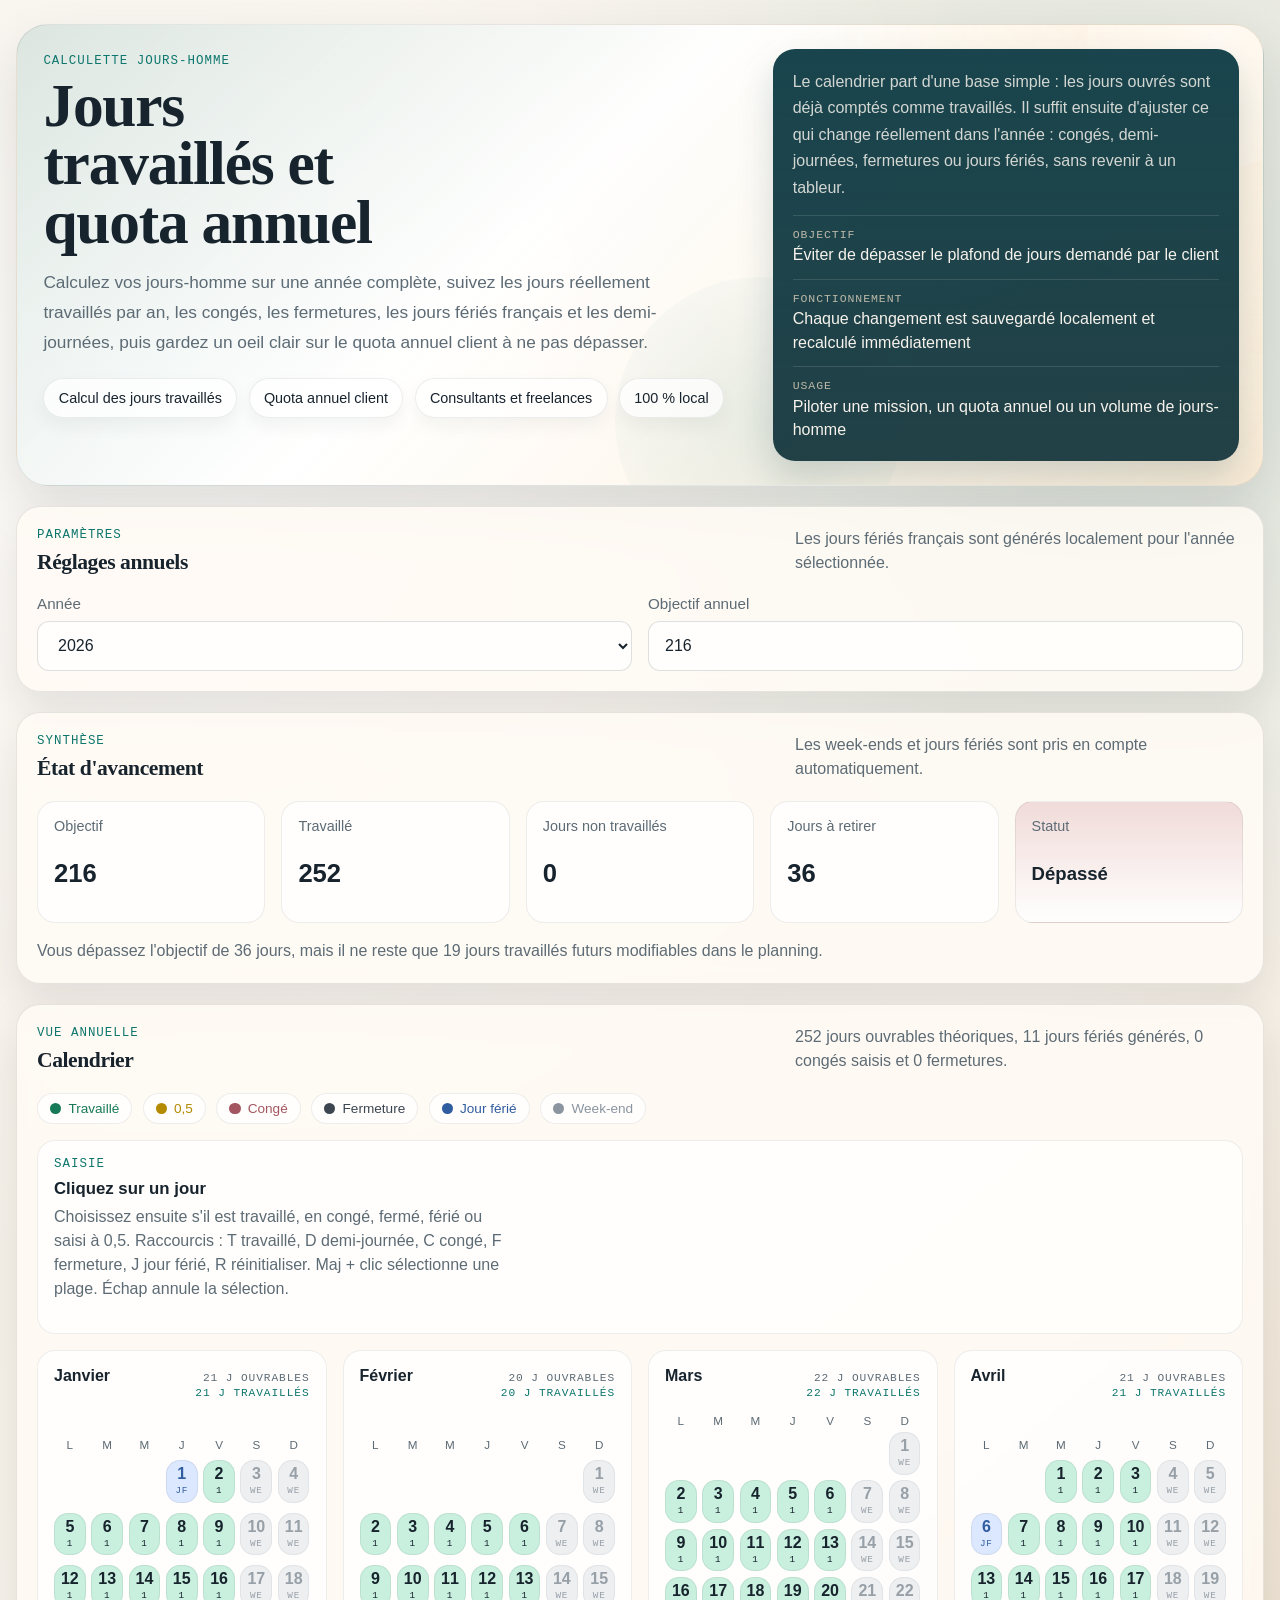
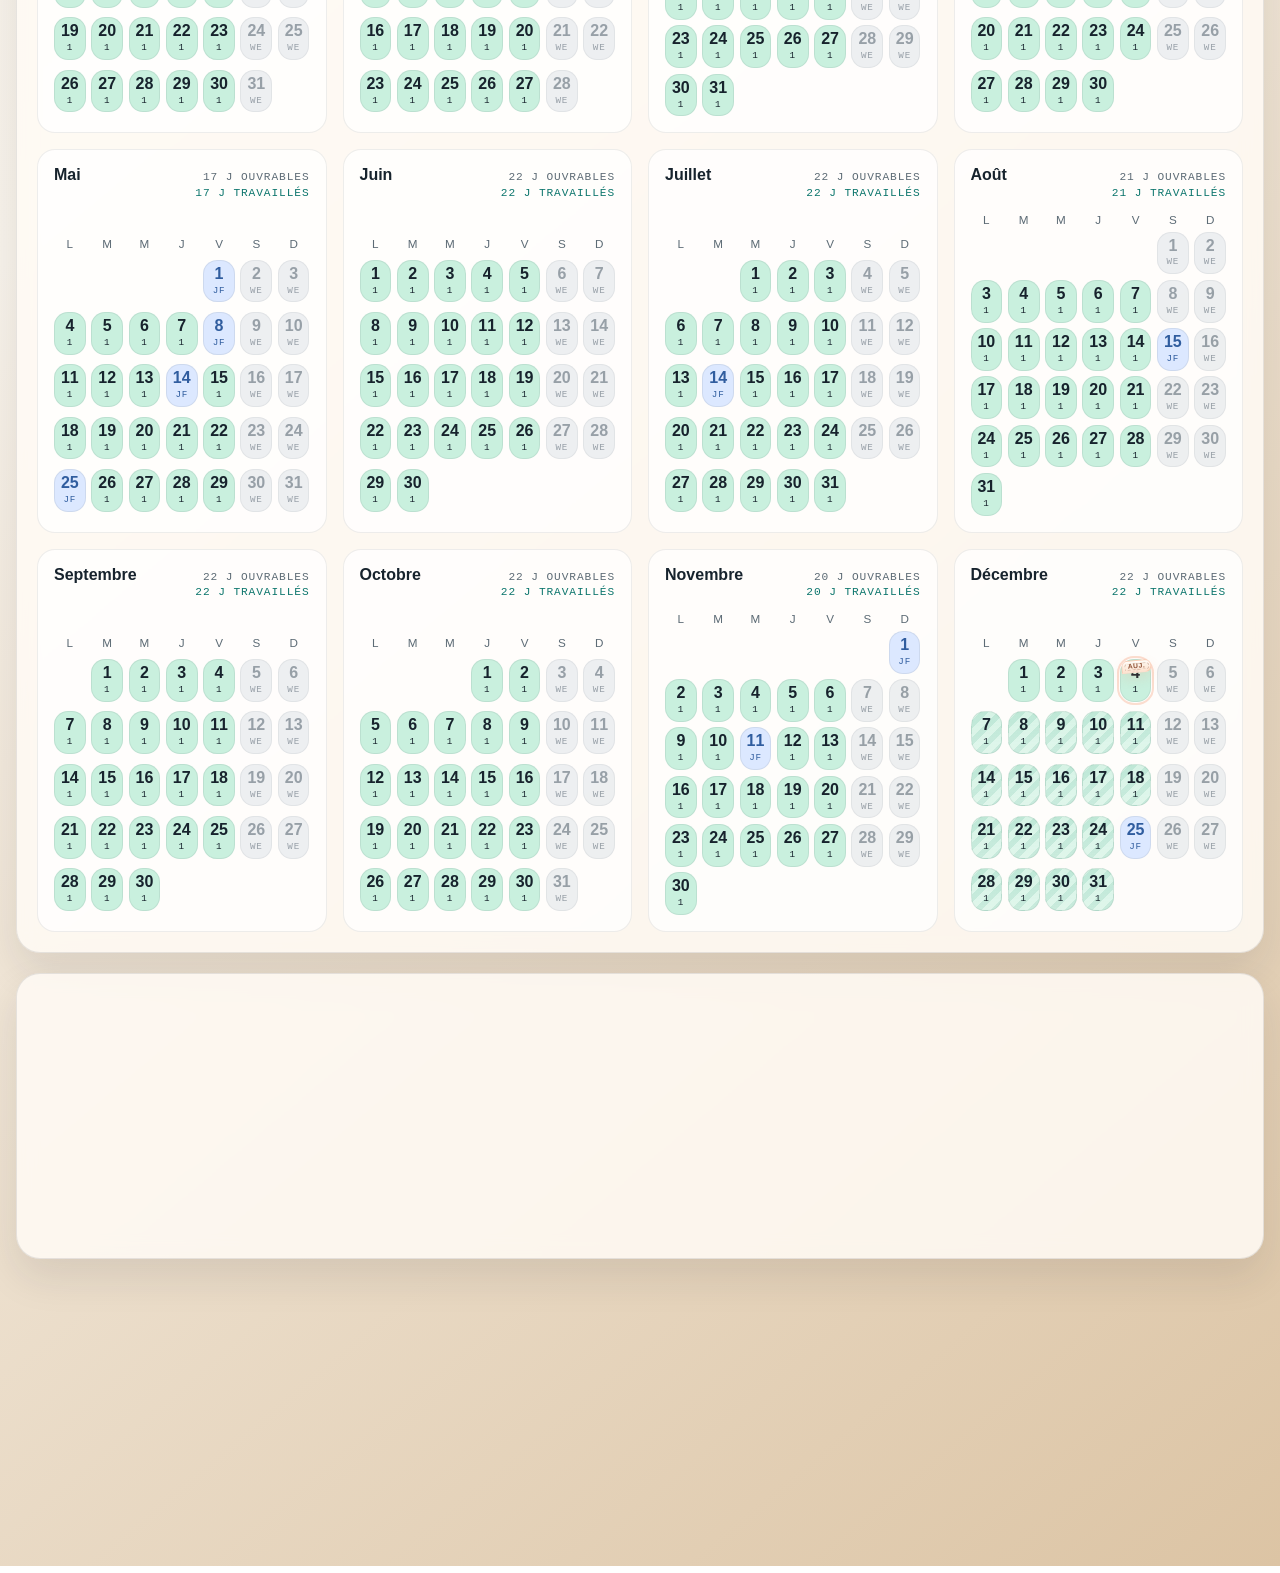
<file: index.html>
<!doctype html>
<html lang="fr">
  <head>
    <meta charset="UTF-8" />
    <meta name="viewport" content="width=device-width, initial-scale=1.0" />
    <meta
      name="description"
      content="Calculez vos jours-homme, jours travaillés, congés, demi-journées et quota annuel client avec un calendrier local pour consultants et freelances."
    />
    <meta name="robots" content="index,follow" />
    <meta name="msvalidate.01" content="A101F84BB87A933E5F8A89285B7B1FEB" />
    <meta name="theme-color" content="#103d46" />
    <meta name="application-name" content="Calculette jours-homme" />
    <meta name="apple-mobile-web-app-title" content="Quota annuel" />
    <meta name="apple-mobile-web-app-capable" content="yes" />
    <meta name="mobile-web-app-capable" content="yes" />
    <meta name="apple-mobile-web-app-status-bar-style" content="black-translucent" />
    <meta name="msapplication-TileColor" content="#103d46" />
    <meta name="format-detection" content="telephone=no" />
    <meta name="color-scheme" content="light" />
    <link rel="canonical" href="https://monquota.fr/" />
    <link rel="icon" href="./favicon.png" type="image/png" />
    <link rel="apple-touch-icon" href="./assets/icons/apple-touch-icon.png" />
    <meta property="og:type" content="website" />
    <meta property="og:locale" content="fr_FR" />
    <meta property="og:site_name" content="Calculette jours-homme" />
    <meta property="og:title" content="Calculette jours-homme et quota annuel" />
    <meta
      property="og:description"
      content="Calculez vos jours travaillés, jours-homme, congés et demi-journées pour suivre votre quota annuel client."
    />
    <meta property="og:url" content="https://monquota.fr/" />
    <meta property="og:image" content="https://monquota.fr/social-card.png" />
    <meta property="og:image:type" content="image/png" />
    <meta property="og:image:width" content="1200" />
    <meta property="og:image:height" content="630" />
    <meta
      property="og:image:alt"
      content="Illustration de la calculette jours-homme avec calendrier et synthèse annuelle."
    />
    <meta name="twitter:card" content="summary_large_image" />
    <meta name="twitter:title" content="Calculette jours-homme et quota annuel" />
    <meta
      name="twitter:description"
      content="Calculez vos jours travaillés, jours-homme, congés et demi-journées pour suivre votre quota annuel client."
    />
    <meta name="twitter:image" content="https://monquota.fr/social-card.png" />
    <script type="application/ld+json">
      {
        "@context": "https://schema.org",
        "@type": "WebApplication",
        "name": "Calculette jours-homme",
        "alternateName": "MonQuota",
        "url": "https://monquota.fr/",
        "description": "Calculez vos jours-homme, jours travaillés, congés, demi-journées et quota annuel client avec un calendrier local pour consultants et freelances.",
        "applicationCategory": "BusinessApplication",
        "operatingSystem": "Any",
        "inLanguage": "fr-FR",
        "isAccessibleForFree": true,
        "offers": {
          "@type": "Offer",
          "price": "0",
          "priceCurrency": "EUR"
        },
        "featureList": [
          "Calcul des jours-homme",
          "Suivi du quota annuel client",
          "Calendrier des jours travailles",
          "Gestion des conges et demi-journees",
          "Sauvegarde locale dans le navigateur"
        ]
      }
    </script>
    <title>Calculette jours-homme, jours travaillés et quota annuel</title>
    <link rel="stylesheet" href="./src/styles/main.css" />
  </head>
  <body>
    <div class="page-shell">
      <header class="hero">
        <div class="hero-grid">
          <div class="hero-main">
            <p class="eyebrow">Calculette jours-homme</p>
            <h1>Jours travaillés et quota annuel</h1>
            <p class="hero-copy">
              Calculez vos jours-homme sur une année complète, suivez les jours
              réellement travaillés par an, les congés, les fermetures, les jours
              fériés français et les demi-journées, puis gardez un oeil clair sur
              le quota annuel client à ne pas dépasser.
            </p>
            <div class="hero-highlights" aria-label="Points forts de l'application">
              <span class="hero-pill">Calcul des jours travaillés</span>
              <span class="hero-pill">Quota annuel client</span>
              <span class="hero-pill">Consultants et freelances</span>
              <span class="hero-pill">100 % local</span>
            </div>
          </div>

          <aside class="hero-aside" aria-label="Résumé de l'application">
            <p class="hero-panel-copy">
              Le calendrier part d'une base simple : les jours ouvrés sont déjà
              comptés comme travaillés. Il suffit ensuite d'ajuster ce qui change
              réellement dans l'année : congés, demi-journées, fermetures ou
              jours fériés, sans revenir à un tableur.
            </p>
            <dl class="hero-facts">
              <div class="hero-fact">
                <dt>Objectif</dt>
                <dd>Éviter de dépasser le plafond de jours demandé par le client</dd>
              </div>
              <div class="hero-fact">
                <dt>Fonctionnement</dt>
                <dd>Chaque changement est sauvegardé localement et recalculé immédiatement</dd>
              </div>
              <div class="hero-fact">
                <dt>Usage</dt>
                <dd>Piloter une mission, un quota annuel ou un volume de jours-homme</dd>
              </div>
            </dl>
          </aside>
        </div>
      </header>

      <main class="layout">
        <section class="panel controls-panel" aria-labelledby="controls-title">
          <div class="section-header">
            <div>
              <p class="section-kicker">Paramètres</p>
              <h2 id="controls-title">Réglages annuels</h2>
            </div>
            <p class="section-copy">
              Les jours fériés français sont générés localement pour l'année
              sélectionnée.
            </p>
          </div>

          <form id="settings-form" class="settings-grid">
            <label class="field">
              <span>Année</span>
              <select id="year-input" name="year" aria-label="Année">
                <option value="2025">2025</option>
                <option value="2026">2026</option>
                <option value="2027">2027</option>
                <option value="2028">2028</option>
              </select>
            </label>

            <label class="field">
              <span>Objectif annuel</span>
              <input
                id="target-days-input"
                name="targetDays"
                type="number"
                min="0"
                max="366"
                step="0.5"
              />
            </label>
          </form>
        </section>

        <section class="panel summary-panel" aria-labelledby="summary-title">
          <div class="section-header">
            <div>
              <p class="section-kicker">Synthèse</p>
              <h2 id="summary-title">État d'avancement</h2>
            </div>
            <p class="section-copy">
              Les week-ends et jours fériés sont pris en compte automatiquement.
            </p>
          </div>

          <div class="summary-grid">
            <article class="metric-card">
              <div class="metric-heading">
                <span class="metric-label">Objectif</span>
              </div>
              <strong id="target-days-value" class="metric-value">0</strong>
            </article>

            <article class="metric-card">
              <div class="metric-heading">
                <span class="metric-label">Travaillé</span>
              </div>
              <strong id="worked-total-value" class="metric-value">0</strong>
            </article>

            <article class="metric-card">
              <div class="metric-heading">
                <span class="metric-label">Jours non travaillés</span>
              </div>
              <strong id="not-worked-days-value" class="metric-value">0</strong>
            </article>

            <article class="metric-card">
              <div class="metric-heading">
                <span id="target-gap-label" class="metric-label">Reste à faire</span>
              </div>
              <strong id="remaining-target-value" class="metric-value">0</strong>
            </article>

            <article class="metric-card status-card">
              <div class="metric-heading">
                <span class="metric-label">Statut</span>
              </div>
              <strong id="status-value" class="metric-value">Faisable</strong>
            </article>
          </div>

          <p id="pace-copy" class="summary-copy" aria-live="polite"></p>
        </section>

        <section class="panel calendar-panel" aria-labelledby="calendar-title">
          <div class="section-header">
            <div>
              <p class="section-kicker">Vue annuelle</p>
              <h2 id="calendar-title">Calendrier</h2>
            </div>
            <p id="calendar-caption" class="section-copy"></p>
          </div>

          <div class="legend" aria-label="Légende des statuts">
            <span class="legend-item" data-status="worked_full">Travaillé</span>
            <span class="legend-item" data-status="worked_half">0,5</span>
            <span class="legend-item" data-status="not_worked">Congé</span>
            <span class="legend-item" data-status="company_closed">Fermeture</span>
            <span class="legend-item" data-status="administrative_holiday">Jour férié</span>
            <span class="legend-item" data-status="weekend">Week-end</span>
          </div>

          <div id="day-editor" class="day-editor" data-empty="true">
            <div class="day-editor-copy">
              <p class="section-kicker">Saisie</p>
              <h3 id="selected-day-title">Cliquez sur un jour</h3>
              <p id="selected-day-hint" class="section-copy">
                Choisissez ensuite s'il est travaillé, en congé, fermé, férié
                ou saisi à 0,5.
              </p>
            </div>
            <div id="day-action-list" class="day-actions"></div>
          </div>

          <div id="calendar-root" class="calendar-root"></div>
        </section>

        <section class="panel session-panel" aria-labelledby="session-title">
          <div class="section-header">
            <div>
              <p class="section-kicker">Session locale</p>
              <h2 id="session-title">Données du navigateur</h2>
            </div>
            <p class="section-copy">
              Exportez un JSON, importez une sauvegarde ou repartez d'une
              session propre.
            </p>
          </div>

          <div class="session-grid">
            <div class="session-meta-grid">
              <article class="session-card">
                <span class="metric-label">Dernière sauvegarde</span>
                <strong id="session-updated-value" class="session-value">-</strong>
              </article>

              <article class="session-card">
                <span class="metric-label">Jours personnalisés</span>
                <strong id="session-overrides-value" class="session-value">0</strong>
              </article>

              <article class="session-card">
                <span class="metric-label">Taille estimée</span>
                <strong id="session-size-value" class="session-value">0 o</strong>
              </article>
            </div>

            <div class="session-actions">
              <button id="export-session-button" type="button" class="session-button">
                Exporter JSON
              </button>
              <button id="import-session-button" type="button" class="session-button">
                Importer JSON
              </button>
              <button
                id="reset-year-button"
                type="button"
                class="session-button is-secondary"
              >
                Réinitialiser l'année
              </button>
              <button
                id="clear-session-button"
                type="button"
                class="session-button is-danger"
              >
                Vider la session locale
              </button>
              <input
                id="session-import-input"
                type="file"
                accept=".json,application/json"
                hidden
              />
            </div>
          </div>

          <p
            id="session-feedback"
            class="session-feedback"
            role="status"
            aria-live="polite"
            aria-atomic="true"
          >
            Les données restent dans ce navigateur et sur cette adresse tant que vous
            ne videz pas la session.
          </p>
        </section>
      </main>

      <footer class="app-footer">
        <div class="app-footer-inner">
          <p class="app-footer-title">Pourquoi cet outil existe</p>
          <p class="app-footer-copy">
            Je travaille dans le conseil IT en France depuis près de dix ans, et
            je me retrouve chaque année avec le même besoin : suivre précisément
            le nombre de jours travaillés et le quota de jours à ne pas dépasser
            chez certains clients.
          </p>
          <p class="app-footer-copy">
            Pendant longtemps, je faisais ce suivi dans un tableur ou dans un
            simple fichier texte. Cet outil est né pour rendre ce pilotage plus
            simple, plus lisible et entièrement local.
          </p>
          <p class="app-footer-copy">
            Les calculs et la session restent dans ce navigateur. Vous pouvez
            exporter vos données en JSON à tout moment.
          </p>
          <p class="app-footer-meta">
            En ligne, les données restent liées à ce navigateur et à cette adresse.
            Si vous changez de domaine, de navigateur ou d'appareil, exportez puis
            réimportez votre JSON.
            <a href="./confidentialite.html">Confidentialité</a>
          </p>
        </div>
      </footer>
    </div>

    <script defer src="./src/lib/date-utils.js"></script>
    <script defer src="./src/data/holidays-fr.js"></script>
    <script defer src="./src/data/storage.js"></script>
    <script defer src="./src/core/calculations.js"></script>
    <script defer src="./src/ui/calendar.js"></script>
    <script defer src="./src/app.js"></script>
  </body>
</html>
</file>
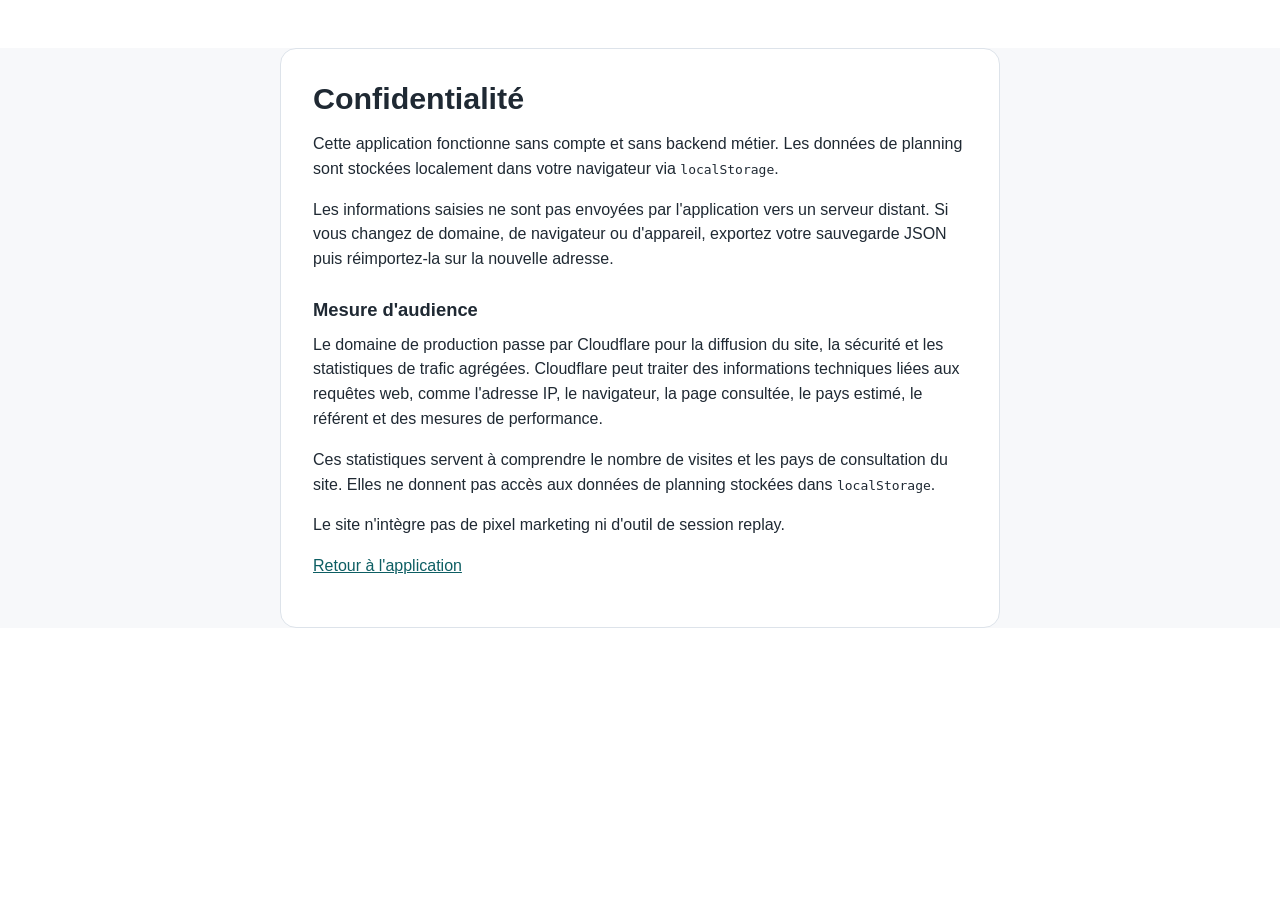
<file: confidentialite.html>
<!doctype html>
<html lang="fr">
  <head>
    <meta charset="UTF-8" />
    <meta name="viewport" content="width=device-width, initial-scale=1.0" />
    <meta
      name="description"
      content="Informations de confidentialité pour la calculette jours-homme."
    />
    <meta name="robots" content="index,follow" />
    <meta name="theme-color" content="#ffffff" />
    <link rel="canonical" href="https://monquota.fr/confidentialite.html" />
    <link rel="icon" href="./favicon.png" type="image/png" />
    <title>Confidentialité | Calculette jours-homme</title>
    <style>
      :root {
        color-scheme: light;
        font-family: -apple-system, BlinkMacSystemFont, "Segoe UI", sans-serif;
        line-height: 1.55;
        color: #1f2933;
        background: #ffffff;
      }

      * {
        box-sizing: border-box;
      }

      body {
        margin: 0;
        background: #f7f8fa;
      }

      main {
        width: min(720px, calc(100% - 2rem));
        margin: 3rem auto;
        padding: 2rem;
        background: #ffffff;
        border: 1px solid #dde3ea;
        border-radius: 16px;
      }

      h1 {
        margin-top: 0;
        margin-bottom: 1rem;
        font-size: 1.9rem;
        line-height: 1.15;
      }

      h2 {
        margin: 1.6rem 0 0.75rem;
        font-size: 1.15rem;
        line-height: 1.25;
      }

      p,
      li {
        margin: 0 0 1rem;
      }

      ul {
        padding-left: 1.2rem;
        margin: 0 0 1rem;
      }

      a {
        color: #0d5e63;
      }
    </style>
  </head>
  <body>
    <main>
      <h1>Confidentialité</h1>
      <p>
        Cette application fonctionne sans compte et sans backend métier. Les
        données de planning sont stockées localement dans votre navigateur via
        <code>localStorage</code>.
      </p>
      <p>
        Les informations saisies ne sont pas envoyées par l'application vers un
        serveur distant. Si vous changez de domaine, de navigateur ou d'appareil,
        exportez votre sauvegarde JSON puis réimportez-la sur la nouvelle adresse.
      </p>
      <h2>Mesure d'audience</h2>
      <p>
        Le domaine de production passe par Cloudflare pour la diffusion du site,
        la sécurité et les statistiques de trafic agrégées. Cloudflare peut traiter
        des informations techniques liées aux requêtes web, comme l'adresse IP, le
        navigateur, la page consultée, le pays estimé, le référent et des mesures
        de performance.
      </p>
      <p>
        Ces statistiques servent à comprendre le nombre de visites et les pays de
        consultation du site. Elles ne donnent pas accès aux données de planning
        stockées dans <code>localStorage</code>.
      </p>
      <p>
        Le site n'intègre pas de pixel marketing ni d'outil de session replay.
      </p>
      <p><a href="./index.html">Retour à l'application</a></p>
    </main>
  </body>
</html>
</file>
<file: src/styles/main.css>
:root {
  color-scheme: light;
  --bg: #f4eee4;
  --bg-accent: #dcc4a4;
  --panel: rgba(255, 251, 245, 0.86);
  --panel-border: rgba(23, 35, 45, 0.1);
  --ink: #17232d;
  --muted: #5d6b75;
  --accent: #0d766d;
  --accent-deep: #103d46;
  --accent-soft: #d7ece8;
  --weekend: #e5e8ec;
  --holiday: #dce8ff;
  --holiday-ink: #305d9f;
  --closed: #3c4650;
  --not-worked: #f0dbd9;
  --worked-half: #fff1be;
  --worked-full: #c9f0de;
  --today-cue: #f08a5d;
  --today-cue-soft: rgba(240, 138, 93, 0.2);
  --shadow: 0 18px 44px rgba(26, 32, 40, 0.12);
  --radius-lg: 24px;
  --radius-md: 18px;
  --radius-sm: 12px;
  font-family: "Avenir Next", "Segoe UI", "Helvetica Neue", sans-serif;
}

* {
  box-sizing: border-box;
}

html,
body {
  margin: 0;
  min-height: 100%;
  width: 100%;
  overflow-x: hidden;
}

body {
  background:
    radial-gradient(circle at 12% 12%, rgba(255, 255, 255, 0.74), transparent 30%),
    radial-gradient(circle at 88% 10%, rgba(13, 118, 109, 0.12), transparent 22%),
    linear-gradient(140deg, var(--bg) 0%, #f8f3eb 44%, var(--bg-accent) 100%);
  color: var(--ink);
}

button,
input,
select {
  font: inherit;
}

a {
  color: var(--accent-deep);
  text-decoration-thickness: 0.08em;
  text-underline-offset: 0.18em;
}

a:hover {
  color: var(--accent);
}

a:focus-visible {
  outline: 3px solid rgba(15, 127, 103, 0.28);
  outline-offset: 3px;
  border-radius: 6px;
}

.page-shell {
  width: min(1400px, calc(100% - 2rem));
  margin: 0 auto;
  padding: 1.5rem 0 3rem;
}

.hero {
  position: relative;
  overflow: hidden;
  margin-bottom: 1.25rem;
  padding: 1.5rem;
  border: 1px solid rgba(23, 35, 45, 0.1);
  border-radius: calc(var(--radius-lg) + 8px);
  background:
    radial-gradient(circle at top right, rgba(255, 243, 226, 0.92), transparent 34%),
    linear-gradient(135deg, rgba(13, 118, 109, 0.12), rgba(255, 255, 255, 0.92) 42%, rgba(255, 236, 211, 0.82) 100%);
  box-shadow: 0 24px 52px rgba(26, 32, 40, 0.12);
}

.hero::before,
.hero::after {
  content: "";
  position: absolute;
  border-radius: 999px;
  pointer-events: none;
}

.hero::before {
  top: -7rem;
  right: -5rem;
  width: 16rem;
  height: 16rem;
  background: radial-gradient(circle, rgba(255, 255, 255, 0.56), rgba(255, 255, 255, 0));
}

.hero::after {
  left: 48%;
  bottom: -5rem;
  width: 18rem;
  height: 18rem;
  background: radial-gradient(circle, rgba(13, 118, 109, 0.09), rgba(13, 118, 109, 0));
}

.hero-grid {
  position: relative;
  z-index: 1;
  display: grid;
  grid-template-columns: minmax(0, 1.45fr) minmax(300px, 0.95fr);
  gap: 1.25rem;
  align-items: stretch;
}

.hero-main {
  display: grid;
  align-content: start;
  padding: 0.3rem 0.15rem 0.15rem;
}

.eyebrow,
.section-kicker,
.month-summary,
.day-meta {
  font-family: "SF Mono", "IBM Plex Mono", "Menlo", monospace;
  letter-spacing: 0.08em;
  text-transform: uppercase;
}

.eyebrow,
.section-kicker {
  margin: 0 0 0.5rem;
  color: var(--accent);
  font-size: 0.78rem;
}

.hero h1,
.hero-aside h2,
.section-header h2,
.app-footer-title {
  font-family: "Iowan Old Style", "Palatino Linotype", "Book Antiqua", Georgia, serif;
  letter-spacing: -0.02em;
}

.hero h1 {
  margin: 0;
  max-width: 12ch;
  font-size: clamp(2.8rem, 4.8vw, 5rem);
  line-height: 0.95;
}

.hero-copy {
  width: min(40rem, 100%);
  margin: 1.1rem 0 0;
  color: var(--muted);
  font-size: 1.08rem;
  line-height: 1.72;
}

.hero-highlights {
  display: flex;
  flex-wrap: wrap;
  gap: 0.7rem;
  margin-top: 1.3rem;
}

.hero-pill {
  display: inline-flex;
  align-items: center;
  min-height: 2.45rem;
  padding: 0.55rem 0.9rem;
  border-radius: 999px;
  background: rgba(255, 255, 255, 0.72);
  border: 1px solid rgba(23, 35, 45, 0.08);
  box-shadow: 0 8px 18px rgba(26, 32, 40, 0.05);
  color: var(--ink);
  font-size: 0.9rem;
}

.hero-aside {
  display: grid;
  align-content: start;
  gap: 0.85rem;
  padding: 1.25rem;
  border-radius: calc(var(--radius-lg) - 2px);
  background:
    linear-gradient(180deg, rgba(16, 61, 70, 0.96), rgba(10, 45, 53, 0.9));
  color: #f7f3ec;
  box-shadow: 0 18px 36px rgba(16, 61, 70, 0.18);
}

.hero-panel-kicker,
.hero-fact dt {
  margin: 0;
  font-family: "SF Mono", "IBM Plex Mono", "Menlo", monospace;
  font-size: 0.72rem;
  letter-spacing: 0.08em;
  text-transform: uppercase;
}

.hero-panel-kicker {
  color: rgba(255, 234, 206, 0.76);
}

.hero-aside h2 {
  margin: 0;
  font-size: clamp(1.45rem, 2.1vw, 2rem);
  line-height: 1.05;
}

.hero-panel-copy {
  margin: 0;
  color: rgba(247, 243, 236, 0.84);
  line-height: 1.65;
}

.hero-facts {
  display: grid;
  gap: 0.75rem;
  margin: 0;
}

.hero-fact {
  display: grid;
  gap: 0.18rem;
  padding-top: 0.75rem;
  border-top: 1px solid rgba(255, 255, 255, 0.12);
}

.hero-fact dt {
  color: rgba(255, 234, 206, 0.7);
}

.hero-fact dd {
  margin: 0;
  color: #f7f3ec;
  line-height: 1.45;
}

.layout {
  display: grid;
  gap: 1.25rem;
}

.calendar-panel,
.session-panel,
.app-footer {
  content-visibility: auto;
  contain-intrinsic-size: auto 48rem;
}

.panel {
  background: var(--panel);
  border: 1px solid var(--panel-border);
  border-radius: var(--radius-lg);
  box-shadow: 0 18px 40px rgba(26, 32, 40, 0.1);
  backdrop-filter: blur(10px);
  padding: 1.25rem;
}

.section-header {
  display: flex;
  align-items: end;
  justify-content: space-between;
  gap: 1rem;
  margin-bottom: 1.25rem;
}

.section-header h2 {
  margin: 0;
  font-size: 1.35rem;
}

.section-copy {
  margin: 0;
  max-width: 28rem;
  color: var(--muted);
  line-height: 1.5;
}

.section-copy-wide {
  max-width: 48rem;
}

.section-copy-wide + .section-copy-wide {
  margin-top: 0.9rem;
}

.settings-grid,
.summary-grid {
  display: grid;
  gap: 1rem;
}

.settings-grid {
  grid-template-columns: repeat(auto-fit, minmax(220px, 1fr));
}

.field {
  display: grid;
  gap: 0.55rem;
}

.field span {
  color: var(--muted);
  font-size: 0.95rem;
}

.field input,
.field select {
  width: 100%;
  border: 1px solid rgba(27, 37, 46, 0.14);
  border-radius: var(--radius-sm);
  background: rgba(255, 255, 255, 0.76);
  padding: 0.9rem 1rem;
  color: var(--ink);
  transition: border-color 160ms ease, box-shadow 160ms ease;
}

.field input:focus,
.field select:focus {
  outline: none;
  border-color: rgba(15, 127, 103, 0.55);
  box-shadow: 0 0 0 4px rgba(15, 127, 103, 0.12);
}

.field input:focus-visible,
.field select:focus-visible,
.day-action-button:focus-visible,
.session-button:focus-visible,
.day-tile:focus-visible,
.scroll-to-top-button:focus-visible {
  outline: none;
  border-color: rgba(15, 127, 103, 0.7);
  box-shadow:
    0 0 0 4px rgba(15, 127, 103, 0.18),
    0 10px 24px rgba(26, 32, 40, 0.1);
}

.summary-grid {
  grid-template-columns: repeat(auto-fit, minmax(190px, 1fr));
}

.metric-card {
  display: grid;
  gap: 0.55rem;
  min-height: 122px;
  padding: 1rem;
  border-radius: var(--radius-md);
  background: rgba(255, 255, 255, 0.7);
  border: 1px solid rgba(27, 37, 46, 0.08);
}

.status-card[data-tone="ahead"] {
  background: linear-gradient(180deg, var(--worked-full), rgba(255, 255, 255, 0.84));
}

.status-card[data-tone="target_reached"] {
  background: linear-gradient(180deg, var(--weekend), rgba(255, 255, 255, 0.84));
}

.status-card[data-tone="on_track"] {
  background: linear-gradient(180deg, var(--accent-soft), rgba(255, 255, 255, 0.84));
}

.status-card[data-tone="at_risk"] {
  background: linear-gradient(180deg, var(--worked-half), rgba(255, 255, 255, 0.84));
}

.status-card[data-tone="over_target"],
.status-card[data-tone="behind"],
.status-card[data-tone="impossible"] {
  background: linear-gradient(180deg, var(--not-worked), rgba(255, 255, 255, 0.84));
}

.metric-label {
  color: var(--muted);
  font-size: 0.9rem;
  white-space: nowrap;
}

.metric-heading {
  display: grid;
  gap: 0.08rem;
  align-content: start;
}

.metric-value {
  font-size: clamp(1.5rem, 2vw, 2.2rem);
  line-height: 1;
  white-space: nowrap;
}

.status-card .metric-value {
  font-size: clamp(1rem, 1.45vw, 1.35rem);
  line-height: 1.15;
  white-space: normal;
  text-wrap: balance;
}

.summary-copy {
  margin: 1rem 0 0;
  color: var(--muted);
  line-height: 1.5;
}

.legend {
  display: flex;
  flex-wrap: wrap;
  gap: 0.65rem;
  margin-bottom: 1rem;
}

.legend-item {
  display: inline-flex;
  align-items: center;
  gap: 0.45rem;
  padding: 0.45rem 0.75rem;
  border-radius: 999px;
  background: rgba(255, 255, 255, 0.72);
  border: 1px solid rgba(27, 37, 46, 0.08);
  font-size: 0.85rem;
  white-space: nowrap;
}

.legend-item::before {
  content: "";
  width: 0.7rem;
  height: 0.7rem;
  border-radius: 999px;
  background: currentColor;
}

.legend-item[data-status="available"] {
  color: var(--accent);
}

.legend-item[data-status="weekend"] {
  color: #8b95a0;
}

.legend-item[data-status="not_worked"] {
  color: #a3565f;
}

.legend-item[data-status="worked_half"] {
  color: #b38a00;
}

.legend-item[data-status="worked_full"] {
  color: #177957;
}

.legend-item[data-status="administrative_holiday"] {
  color: var(--holiday-ink);
}

.legend-item[data-status="company_closed"] {
  color: var(--closed);
}

.day-editor {
  display: grid;
  gap: 1rem;
  margin-bottom: 1rem;
  padding: 1rem;
  border-radius: var(--radius-md);
  background: rgba(255, 255, 255, 0.74);
  border: 1px solid rgba(27, 37, 46, 0.08);
}

.day-editor h3 {
  margin: 0 0 0.35rem;
  font-size: 1.05rem;
}

.day-actions {
  display: flex;
  flex-wrap: wrap;
  gap: 0.65rem;
}

.day-action-button {
  border: 1px solid rgba(27, 37, 46, 0.12);
  border-radius: 999px;
  background: rgba(255, 255, 255, 0.86);
  color: var(--ink);
  padding: 0.65rem 0.9rem;
  cursor: pointer;
  transition: transform 120ms ease, box-shadow 120ms ease, border-color 120ms ease;
  white-space: nowrap;
}

.day-action-button:hover {
  transform: translateY(-1px);
  box-shadow: 0 10px 20px rgba(26, 32, 40, 0.08);
}

.day-action-button.is-active {
  border-color: rgba(15, 127, 103, 0.45);
  background: var(--accent-soft);
}

.day-action-button.is-secondary {
  background: rgba(240, 219, 217, 0.52);
}

.calendar-root {
  min-height: 320px;
  position: relative;
}

.mobile-day-popover {
  position: absolute;
  z-index: 5;
  width: min(16.5rem, calc(100% - 1rem));
  padding: 0.72rem;
  border-radius: 18px;
  border: 1px solid rgba(27, 37, 46, 0.12);
  background: rgba(255, 251, 244, 0.96);
  box-shadow: 0 18px 36px rgba(26, 32, 40, 0.18);
  backdrop-filter: blur(10px);
  display: grid;
  gap: 0.62rem;
  pointer-events: none;
}

.mobile-day-popover::after {
  content: "";
  position: absolute;
  left: var(--mobile-popover-tip-left, 50%);
  width: 0.95rem;
  height: 0.95rem;
  background: inherit;
  border-right: 1px solid rgba(27, 37, 46, 0.12);
  border-bottom: 1px solid rgba(27, 37, 46, 0.12);
  transform: translateX(-50%) rotate(45deg);
}

.mobile-day-popover[data-placement="above"]::after {
  bottom: -0.5rem;
}

.mobile-day-popover[data-placement="below"]::after {
  top: -0.5rem;
  transform: translateX(-50%) rotate(225deg);
}

.mobile-day-popover-heading {
  display: grid;
  gap: 0.08rem;
}

.mobile-day-popover-title {
  font-size: 0.88rem;
  line-height: 1.25;
  text-wrap: balance;
}

.mobile-day-popover-summary {
  color: var(--muted);
  font-size: 0.74rem;
  line-height: 1.3;
}

.mobile-day-popover-actions {
  display: grid;
  grid-template-columns: repeat(3, minmax(0, 1fr));
  gap: 0.42rem;
  pointer-events: auto;
}

.day-action-button.is-compact {
  min-height: 2.35rem;
  padding: 0.48rem 0.34rem;
  text-align: center;
  white-space: normal;
  font-size: 0.78rem;
  line-height: 1.1;
}

.scroll-to-top-button {
  display: none;
}

.session-grid {
  display: grid;
  gap: 1rem;
}

.session-meta-grid {
  display: grid;
  grid-template-columns: repeat(auto-fit, minmax(170px, 1fr));
  gap: 0.85rem;
}

.session-card {
  display: grid;
  gap: 0.45rem;
  padding: 0.95rem 1rem;
  border-radius: var(--radius-md);
  background: rgba(255, 255, 255, 0.7);
  border: 1px solid rgba(27, 37, 46, 0.08);
}

.session-value {
  font-size: 1.05rem;
  line-height: 1.2;
  white-space: nowrap;
  overflow: hidden;
  text-overflow: ellipsis;
}

.session-actions {
  display: flex;
  flex-wrap: wrap;
  gap: 0.7rem;
}

.session-button {
  border: 1px solid rgba(27, 37, 46, 0.12);
  border-radius: 999px;
  background: rgba(255, 255, 255, 0.88);
  color: var(--ink);
  padding: 0.75rem 1rem;
  cursor: pointer;
  transition: transform 120ms ease, box-shadow 120ms ease, border-color 120ms ease;
  white-space: nowrap;
}

.session-button:hover {
  transform: translateY(-1px);
  box-shadow: 0 10px 20px rgba(26, 32, 40, 0.08);
}

.session-button.is-secondary {
  background: rgba(255, 241, 190, 0.55);
}

.session-button.is-danger {
  background: rgba(240, 219, 217, 0.72);
}

.session-feedback {
  margin: 1rem 0 0;
  color: var(--muted);
  line-height: 1.5;
}

.session-feedback[data-tone="success"] {
  color: var(--accent);
}

.session-feedback[data-tone="error"] {
  color: #a3565f;
}

.calendar-grid {
  display: grid;
  grid-template-columns: repeat(auto-fit, minmax(250px, 1fr));
  gap: 1rem;
}

.month-card {
  display: grid;
  gap: 0.9rem;
  padding: 1rem;
  border-radius: var(--radius-md);
  background: rgba(255, 255, 255, 0.7);
  border: 1px solid rgba(27, 37, 46, 0.08);
  min-width: 0;
}

.month-header {
  display: flex;
  align-items: baseline;
  justify-content: space-between;
  gap: 1rem;
}

.month-header h3 {
  margin: 0;
  font-size: 1rem;
}

.month-stats {
  display: grid;
  justify-items: end;
  gap: 0.2rem;
}

.month-summary {
  color: var(--muted);
  font-size: 0.7rem;
  white-space: nowrap;
}

.month-summary-worked {
  color: var(--accent);
}

.month-grid {
  display: grid;
  grid-template-columns: repeat(7, minmax(0, 1fr));
  gap: 0.35rem;
}

.weekday-label {
  color: var(--muted);
  text-align: center;
  font-size: 0.73rem;
}

.day-spacer {
  aspect-ratio: 1 / 1;
}

.day-tile {
  display: grid;
  place-items: center;
  gap: 0.12rem;
  aspect-ratio: 1 / 1;
  position: relative;
  cursor: pointer;
  border: 1px solid rgba(27, 37, 46, 0.08);
  border-radius: 14px;
  background: rgba(255, 255, 255, 0.8);
  color: var(--ink);
  padding: 0.25rem;
  transition: transform 120ms ease, box-shadow 120ms ease, border-color 120ms ease;
  -webkit-tap-highlight-color: transparent;
}

.day-tile:hover {
  transform: translateY(-1px);
  box-shadow: 0 10px 20px rgba(26, 32, 40, 0.08);
}

.day-tile.is-selected {
  z-index: 1;
  border-color: rgba(15, 127, 103, 0.92);
  box-shadow:
    0 0 0 4px rgba(15, 127, 103, 0.28),
    0 0 0 8px rgba(15, 127, 103, 0.08),
    0 14px 28px rgba(15, 127, 103, 0.16);
  transform: translateY(-1px) scale(1.04);
}

.day-tile.is-selected::before {
  content: "";
  position: absolute;
  inset: 0;
  border-radius: 13px;
  background: linear-gradient(180deg, rgba(15, 127, 103, 0.12), rgba(15, 127, 103, 0.04));
  pointer-events: none;
}

.day-tile.is-selected::after {
  content: "";
  position: absolute;
  inset: -3px;
  border: 2px solid rgba(15, 127, 103, 0.42);
  border-radius: 16px;
  pointer-events: none;
}

.calendar-root.is-touch-selecting .day-tile.is-selected {
  z-index: auto;
  transform: none;
  box-shadow: 0 0 0 3px rgba(15, 127, 103, 0.22);
}

.calendar-root.is-touch-selecting .day-tile.is-selected::after {
  display: none;
}

.day-tile.is-locked,
.day-tile:disabled {
  cursor: not-allowed;
  opacity: 0.72;
  box-shadow: none;
}

.day-tile.is-locked:hover,
.day-tile:disabled:hover {
  transform: none;
  box-shadow: none;
}

.day-tile[data-status="available"] {
  background: rgba(216, 240, 232, 0.42);
}

.day-tile[data-status="weekend"] {
  background: var(--weekend);
  color: #6f7b86;
}

.day-tile[data-status="administrative_holiday"] {
  background: var(--holiday);
  color: var(--holiday-ink);
}

.day-tile[data-status="not_worked"] {
  background: var(--not-worked);
}

.day-tile[data-status="worked_half"] {
  background:
    linear-gradient(135deg, var(--worked-half) 0 48%, rgba(255, 255, 255, 0.94) 48% 52%, var(--worked-half) 52% 100%);
}

.day-tile[data-status="worked_full"] {
  background: var(--worked-full);
}

.day-tile[data-status="worked_full"].is-planned {
  background:
    repeating-linear-gradient(
      135deg,
      rgba(255, 255, 255, 0.18) 0 6px,
      rgba(15, 127, 103, 0.08) 6px 12px
    ),
    linear-gradient(180deg, rgba(201, 240, 222, 0.92), rgba(201, 240, 222, 0.7));
}

.day-tile[data-status="company_closed"] {
  background: var(--closed);
  color: #fff;
}

.day-tile.is-today {
  outline: 2px solid rgba(240, 138, 93, 0.28);
  outline-offset: 1px;
}

.day-number {
  position: relative;
  z-index: 1;
  font-weight: 600;
}

.day-badge {
  position: absolute;
  z-index: 2;
  pointer-events: none;
}

.day-badge-today {
  top: -0.02rem;
  left: 50%;
  padding: 0.12rem 0.34rem 0.14rem;
  border-radius: 999px 999px 999px 10px;
  border: 1px solid rgba(240, 138, 93, 0.26);
  background:
    linear-gradient(180deg, rgba(255, 250, 244, 0.96), rgba(255, 224, 205, 0.96));
  color: #8e4e31;
  font-size: 0.42rem;
  font-weight: 700;
  line-height: 1;
  letter-spacing: 0.08em;
  text-transform: uppercase;
  box-shadow:
    0 5px 12px rgba(240, 138, 93, 0.16),
    inset 0 1px 0 rgba(255, 255, 255, 0.72);
  transform: translateX(-50%) rotate(-5deg);
  transform-origin: center top;
}

.day-badge-today::after {
  content: "";
  position: absolute;
  inset: 0.1rem;
  border: 1px dashed rgba(142, 78, 49, 0.28);
  border-radius: 999px 999px 999px 8px;
}

.day-meta {
  position: relative;
  z-index: 1;
  min-height: 0.8rem;
  color: currentColor;
  font-size: 0.58rem;
}

.app-footer {
  padding: 1.5rem 0 0.4rem;
}

.app-footer-inner {
  padding: 1.1rem 1.25rem;
  border-radius: var(--radius-lg);
  background:
    linear-gradient(135deg, rgba(13, 118, 109, 0.12), rgba(255, 255, 255, 0.92)),
    rgba(255, 255, 255, 0.86);
  border: 1px solid rgba(13, 118, 109, 0.18);
  box-shadow: 0 12px 28px rgba(26, 32, 40, 0.08);
}

.app-footer-title,
.app-footer-copy,
.app-footer-meta {
  margin: 0;
}

.app-footer-title {
  color: var(--ink);
  font-size: 1rem;
  font-weight: 700;
}

.app-footer-copy {
  margin-top: 0.35rem;
  color: var(--ink);
  line-height: 1.6;
}

.app-footer-meta {
  margin-top: 0.45rem;
  color: var(--muted);
  line-height: 1.5;
}

@media (max-width: 760px) {
  .page-shell {
    width: min(100% - 1rem, 100%);
    padding-top: 1rem;
  }

  .hero {
    padding: 1.1rem;
  }

  .hero-grid {
    grid-template-columns: 1fr;
  }

  .hero-main {
    padding: 0;
  }

  .hero h1 {
    max-width: none;
    font-size: clamp(2.4rem, 11vw, 4rem);
  }

  .hero-copy {
    font-size: 1rem;
  }

  .hero-highlights {
    gap: 0.55rem;
  }

  .hero-pill {
    min-height: 0;
    padding: 0.5rem 0.8rem;
  }

  .hero-aside {
    padding: 1rem;
  }

  .panel {
    padding: 1rem;
    min-width: 0;
  }

  .section-header {
    align-items: start;
    flex-direction: column;
  }

  .calendar-grid {
    grid-template-columns: 1fr;
  }

  .day-editor {
    display: none;
  }

  .calendar-root {
    overflow-x: hidden;
    touch-action: pan-y;
  }

  .mobile-day-popover {
    width: min(16.5rem, calc(100% - 0.75rem));
  }

  .day-action-button.is-compact {
    min-height: 2.3rem;
    padding-inline: 0.3rem;
  }

  .scroll-to-top-button {
    display: inline-flex;
    align-items: center;
    justify-content: center;
    position: fixed;
    right: 0.85rem;
    bottom: calc(0.85rem + env(safe-area-inset-bottom, 0px));
    z-index: 12;
    border: 1px solid rgba(27, 37, 46, 0.12);
    border-radius: 999px;
    background: rgba(255, 251, 244, 0.94);
    color: var(--ink);
    box-shadow: 0 16px 30px rgba(26, 32, 40, 0.16);
    backdrop-filter: blur(10px);
    min-width: 3.4rem;
    min-height: 3.4rem;
    padding: 0 0.95rem;
    opacity: 0;
    pointer-events: none;
    transform: translateY(0.5rem);
    transition: opacity 160ms ease, transform 160ms ease;
  }

  .scroll-to-top-button[data-visible="true"] {
    opacity: 1;
    pointer-events: auto;
    transform: translateY(0);
  }
}
</file>
